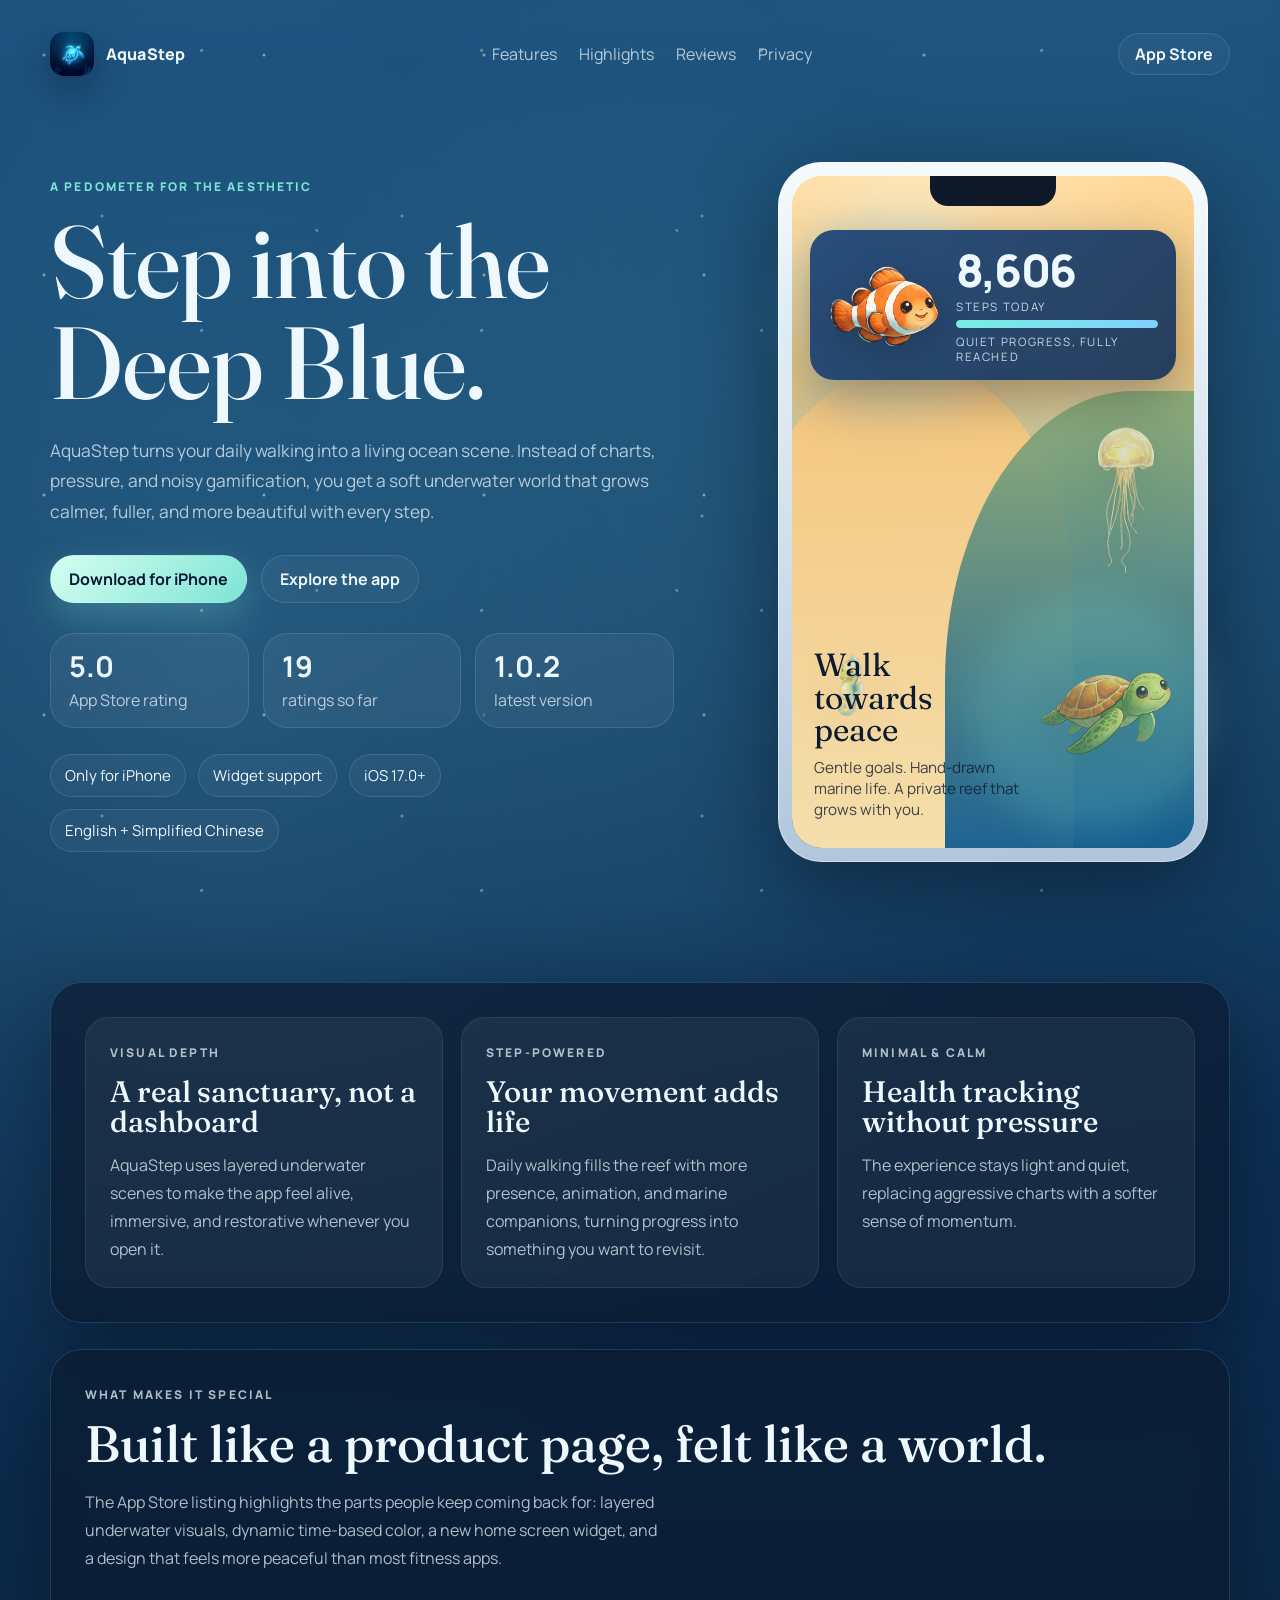
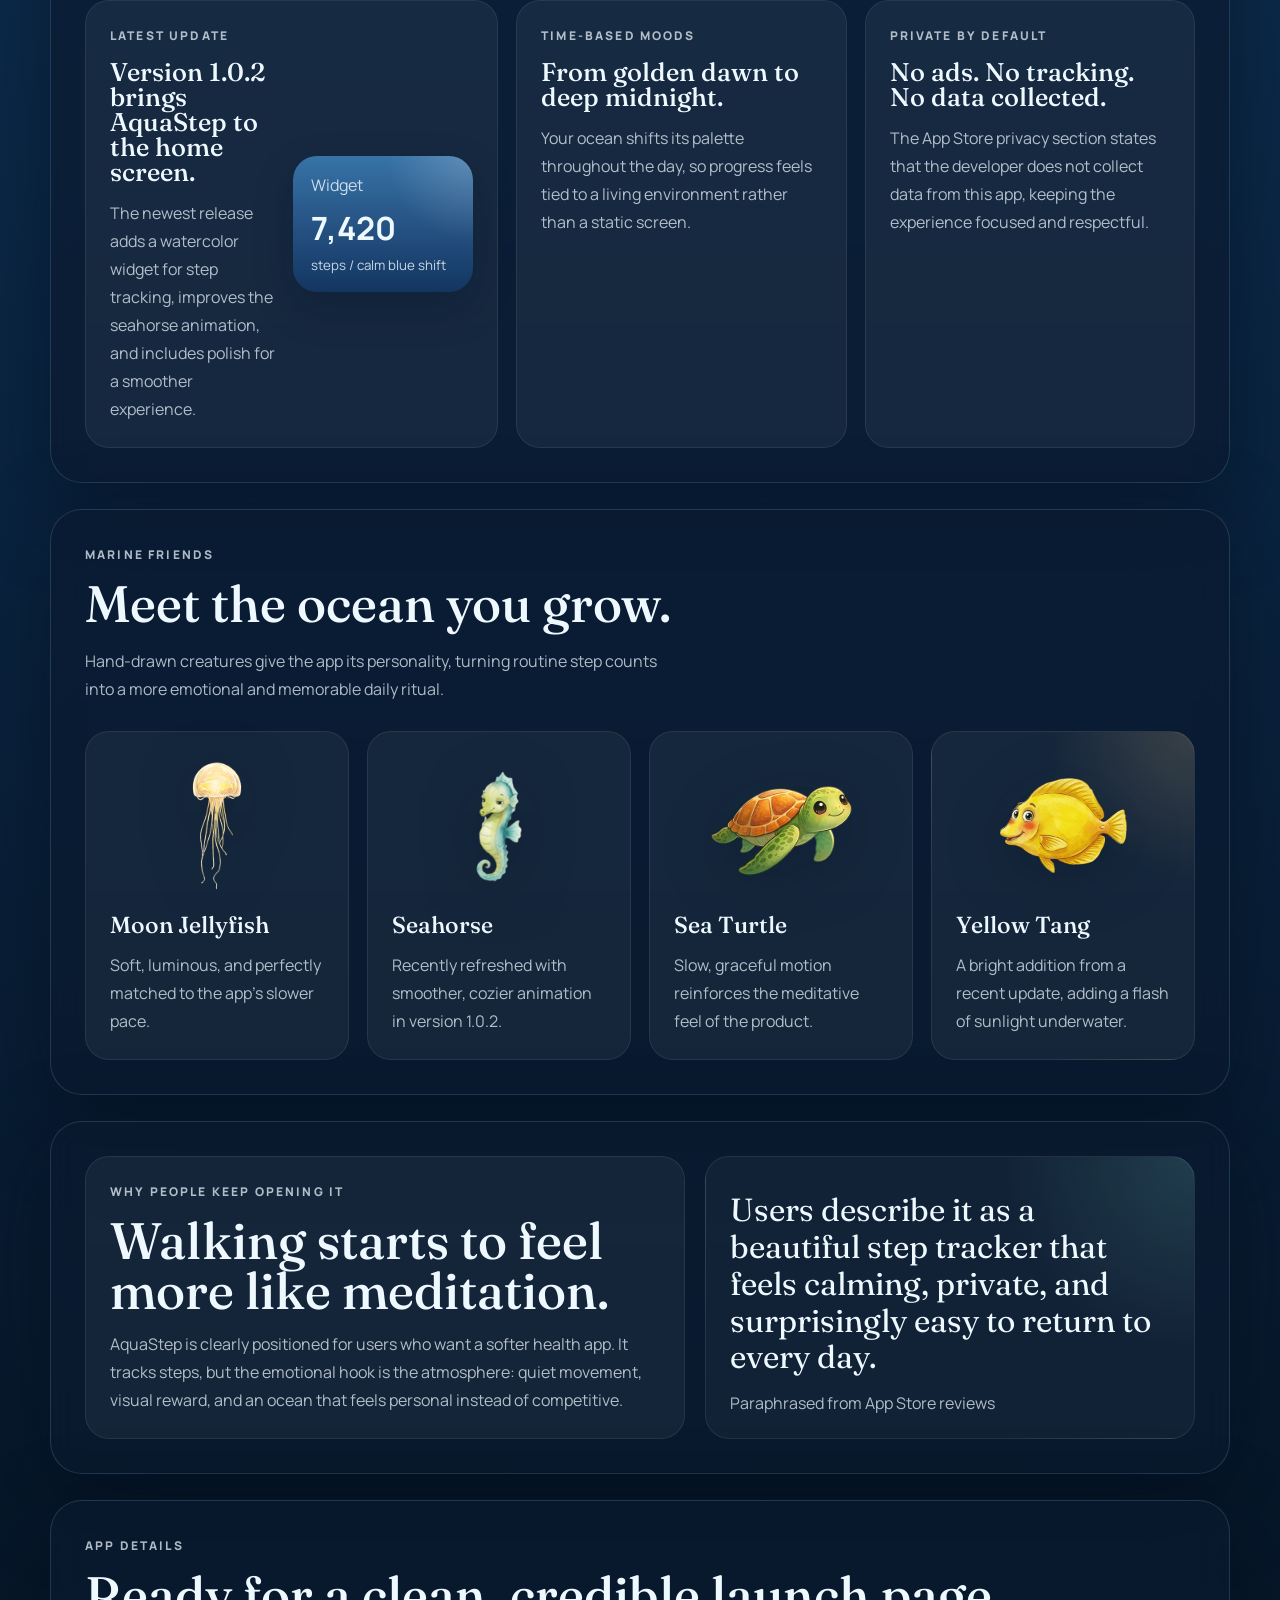
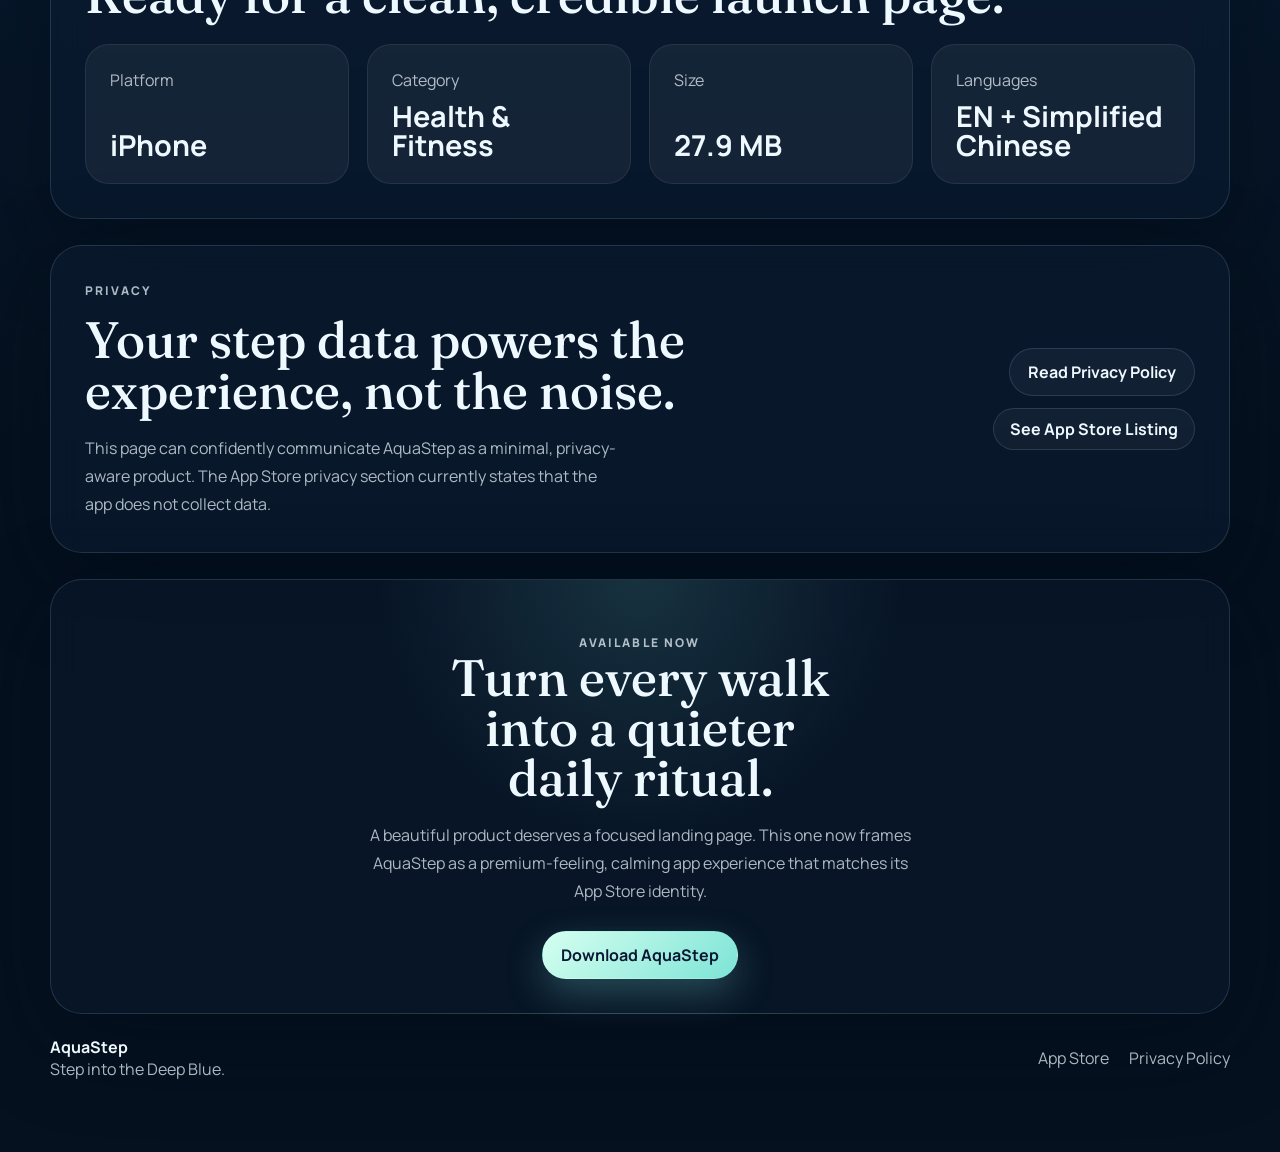
<file: index.html>
<!DOCTYPE html>
<html lang="en">
<head>
  <meta charset="UTF-8" />
  <meta name="viewport" content="width=device-width, initial-scale=1.0" />
  <meta
    name="description"
    content="AquaStep is a calm iPhone pedometer that turns daily walking into a hand-drawn underwater sanctuary."
  />
  <title>AquaStep | Step into the Deep Blue</title>
  <link rel="preconnect" href="https://fonts.googleapis.com" />
  <link rel="preconnect" href="https://fonts.gstatic.com" crossorigin />
  <link
    href="https://fonts.googleapis.com/css2?family=Fraunces:opsz,wght@9..144,400;9..144,500&family=Manrope:wght@400;500;600;700;800&display=swap"
    rel="stylesheet"
  />
  <link rel="stylesheet" href="./styles.css" />
</head>
<body>
  <div class="page-shell">
    <header class="topbar">
      <a class="brand" href="#hero" aria-label="AquaStep home">
        <img src="./app-icon.png" alt="AquaStep app icon" class="brand__icon" />
        <span>AquaStep</span>
      </a>

      <nav class="topbar__nav" aria-label="Primary">
        <a href="#features">Features</a>
        <a href="#highlights">Highlights</a>
        <a href="#reviews">Reviews</a>
        <a href="#privacy">Privacy</a>
      </nav>

      <a
        class="button button--ghost"
        href="https://apps.apple.com/us/app/aquastep/id6760325299"
        target="_blank"
        rel="noreferrer"
      >
        App Store
      </a>
    </header>

    <main>
      <section class="hero" id="hero">
        <div class="hero__copy">
          <p class="eyebrow">A Pedometer for the Aesthetic</p>
          <h1>Step into the Deep Blue.</h1>
          <p class="hero__lede">
            AquaStep turns your daily walking into a living ocean scene. Instead of charts,
            pressure, and noisy gamification, you get a soft underwater world that grows
            calmer, fuller, and more beautiful with every step.
          </p>

          <div class="hero__actions">
            <a
              class="button button--primary"
              href="https://apps.apple.com/us/app/aquastep/id6760325299"
              target="_blank"
              rel="noreferrer"
            >
              Download for iPhone
            </a>
            <a class="button button--secondary" href="#features">Explore the app</a>
          </div>

          <div class="hero__stats" aria-label="AquaStep quick facts">
            <article>
              <strong>5.0</strong>
              <span>App Store rating</span>
            </article>
            <article>
              <strong>19</strong>
              <span>ratings so far</span>
            </article>
            <article>
              <strong>1.0.2</strong>
              <span>latest version</span>
            </article>
          </div>

          <ul class="hero__meta" aria-label="Highlights">
            <li>Only for iPhone</li>
            <li>Widget support</li>
            <li>iOS 17.0+</li>
            <li>English + Simplified Chinese</li>
          </ul>
        </div>

        <div class="hero__visual" aria-hidden="true">
          <div class="phone">
            <div class="phone__frame"></div>
            <div class="phone__notch"></div>
            <div class="phone__screen">
              <div class="widget-card">
                <img src="./clownfish.png" alt="" class="widget-card__fish" />
                <div class="widget-card__stats">
                  <span class="widget-card__steps">8,606</span>
                  <span class="widget-card__label">steps today</span>
                  <div class="widget-card__bar">
                    <span></span>
                  </div>
                  <span class="widget-card__goal">quiet progress, fully reached</span>
                </div>
              </div>

              <div class="ocean-layers">
                <div class="ocean-layer ocean-layer--glow"></div>
                <div class="ocean-layer ocean-layer--sunrise"></div>
                <div class="ocean-layer ocean-layer--sand"></div>
                <div class="ocean-layer ocean-layer--reef"></div>
              </div>

              <img src="./jellyfish.png" alt="" class="floaty floaty--jellyfish" />
              <img src="./seahorse.png" alt="" class="floaty floaty--seahorse" />
              <img src="./sea-turtle.png" alt="" class="floaty floaty--turtle" />

              <div class="screen-copy">
                <p>Walk towards peace</p>
                <span>Gentle goals. Hand-drawn marine life. A private reef that grows with you.</span>
              </div>
            </div>
          </div>

          <div class="hero-glow hero-glow--one"></div>
          <div class="hero-glow hero-glow--two"></div>
        </div>
      </section>

      <section class="feature-strip" id="features">
        <article class="feature-card">
          <p class="feature-card__tag">Visual depth</p>
          <h2>A real sanctuary, not a dashboard</h2>
          <p>
            AquaStep uses layered underwater scenes to make the app feel alive, immersive,
            and restorative whenever you open it.
          </p>
        </article>
        <article class="feature-card">
          <p class="feature-card__tag">Step-powered</p>
          <h2>Your movement adds life</h2>
          <p>
            Daily walking fills the reef with more presence, animation, and marine companions,
            turning progress into something you want to revisit.
          </p>
        </article>
        <article class="feature-card">
          <p class="feature-card__tag">Minimal & calm</p>
          <h2>Health tracking without pressure</h2>
          <p>
            The experience stays light and quiet, replacing aggressive charts with a softer
            sense of momentum.
          </p>
        </article>
      </section>

      <section class="highlights" id="highlights">
        <div class="section-heading">
          <p class="eyebrow">What makes it special</p>
          <h2>Built like a product page, felt like a world.</h2>
          <p>
            The App Store listing highlights the parts people keep coming back for: layered
            underwater visuals, dynamic time-based color, a new home screen widget, and a
            design that feels more peaceful than most fitness apps.
          </p>
        </div>

        <div class="highlight-grid">
          <article class="highlight-card highlight-card--wide">
            <div>
              <p class="highlight-card__eyebrow">Latest update</p>
              <h3>Version 1.0.2 brings AquaStep to the home screen.</h3>
              <p>
                The newest release adds a watercolor widget for step tracking, improves the
                seahorse animation, and includes polish for a smoother experience.
              </p>
            </div>
            <div class="mini-widget" aria-hidden="true">
              <span>Widget</span>
              <strong>7,420</strong>
              <small>steps / calm blue shift</small>
            </div>
          </article>

          <article class="highlight-card">
            <p class="highlight-card__eyebrow">Time-based moods</p>
            <h3>From golden dawn to deep midnight.</h3>
            <p>
              Your ocean shifts its palette throughout the day, so progress feels tied to a
              living environment rather than a static screen.
            </p>
          </article>

          <article class="highlight-card">
            <p class="highlight-card__eyebrow">Private by default</p>
            <h3>No ads. No tracking. No data collected.</h3>
            <p>
              The App Store privacy section states that the developer does not collect data
              from this app, keeping the experience focused and respectful.
            </p>
          </article>
        </div>
      </section>

      <section class="creatures">
        <div class="section-heading">
          <p class="eyebrow">Marine friends</p>
          <h2>Meet the ocean you grow.</h2>
          <p>
            Hand-drawn creatures give the app its personality, turning routine step counts
            into a more emotional and memorable daily ritual.
          </p>
        </div>

        <div class="creature-grid">
          <article class="creature-card">
            <img src="./jellyfish.png" alt="Moon Jellyfish" />
            <h3>Moon Jellyfish</h3>
            <p>Soft, luminous, and perfectly matched to the app's slower pace.</p>
          </article>
          <article class="creature-card">
            <img src="./seahorse.png" alt="Seahorse" />
            <h3>Seahorse</h3>
            <p>Recently refreshed with smoother, cozier animation in version 1.0.2.</p>
          </article>
          <article class="creature-card">
            <img src="./sea-turtle.png" alt="Sea Turtle" />
            <h3>Sea Turtle</h3>
            <p>Slow, graceful motion reinforces the meditative feel of the product.</p>
          </article>
          <article class="creature-card creature-card--accent">
            <img src="./yellow-tang.png" alt="Yellow Tang" />
            <h3>Yellow Tang</h3>
            <p>A bright addition from a recent update, adding a flash of sunlight underwater.</p>
          </article>
        </div>
      </section>

      <section class="story" id="reviews">
        <div class="story__panel">
          <p class="eyebrow">Why people keep opening it</p>
          <h2>Walking starts to feel more like meditation.</h2>
          <p>
            AquaStep is clearly positioned for users who want a softer health app. It tracks
            steps, but the emotional hook is the atmosphere: quiet movement, visual reward,
            and an ocean that feels personal instead of competitive.
          </p>
        </div>

        <div class="story__quote">
          <p>
            Users describe it as a beautiful step tracker that feels calming, private, and
            surprisingly easy to return to every day.
          </p>
          <span>Paraphrased from App Store reviews</span>
        </div>
      </section>

      <section class="specs">
        <div class="section-heading">
          <p class="eyebrow">App details</p>
          <h2>Ready for a clean, credible launch page.</h2>
        </div>

        <div class="spec-grid">
          <article class="spec-card">
            <span>Platform</span>
            <strong>iPhone</strong>
          </article>
          <article class="spec-card">
            <span>Category</span>
            <strong>Health & Fitness</strong>
          </article>
          <article class="spec-card">
            <span>Size</span>
            <strong>27.9 MB</strong>
          </article>
          <article class="spec-card">
            <span>Languages</span>
            <strong>EN + Simplified Chinese</strong>
          </article>
        </div>
      </section>

      <section class="privacy" id="privacy">
        <div class="privacy__copy">
          <p class="eyebrow">Privacy</p>
          <h2>Your step data powers the experience, not the noise.</h2>
          <p>
            This page can confidently communicate AquaStep as a minimal, privacy-aware
            product. The App Store privacy section currently states that the app does not
            collect data.
          </p>
        </div>

        <div class="privacy__actions">
          <a
            class="button button--secondary"
            href="https://tianxin1.github.io/AquaStep-Privacy/Privacy.html"
            target="_blank"
            rel="noreferrer"
          >
            Read Privacy Policy
          </a>
          <a
            class="button button--ghost"
            href="https://apps.apple.com/us/app/aquastep/id6760325299"
            target="_blank"
            rel="noreferrer"
          >
            See App Store Listing
          </a>
        </div>
      </section>

      <section class="cta">
        <p class="eyebrow">Available now</p>
        <h2>Turn every walk into a quieter daily ritual.</h2>
        <p>
          A beautiful product deserves a focused landing page. This one now frames AquaStep
          as a premium-feeling, calming app experience that matches its App Store identity.
        </p>
        <a
          class="button button--primary"
          href="https://apps.apple.com/us/app/aquastep/id6760325299"
          target="_blank"
          rel="noreferrer"
        >
          Download AquaStep
        </a>
      </section>
    </main>

    <footer class="footer">
      <div>
        <strong>AquaStep</strong>
        <span>Step into the Deep Blue.</span>
      </div>
      <div class="footer__links">
        <a href="https://apps.apple.com/us/app/aquastep/id6760325299" target="_blank" rel="noreferrer">App Store</a>
        <a href="https://tianxin1.github.io/AquaStep-Privacy/Privacy.html" target="_blank" rel="noreferrer">Privacy Policy</a>
      </div>
    </footer>
  </div>
</body>
</html>
</file>
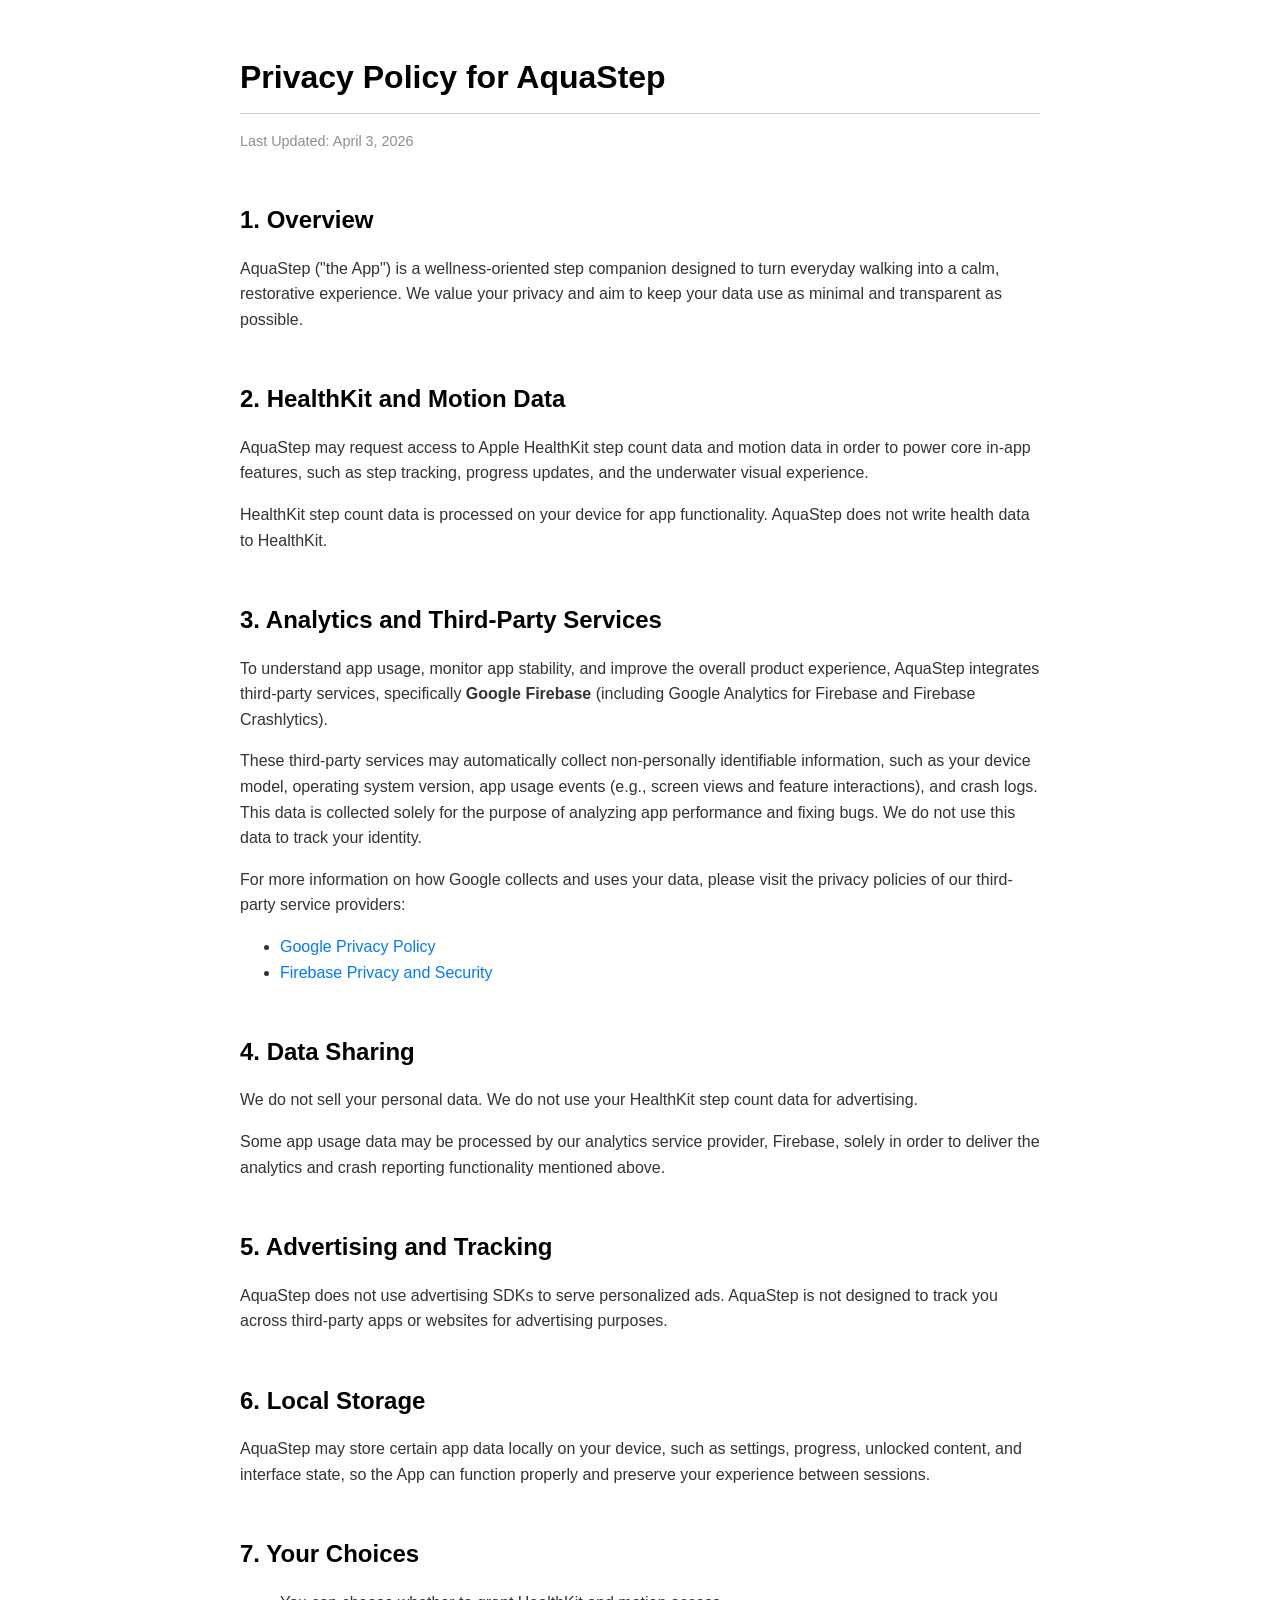
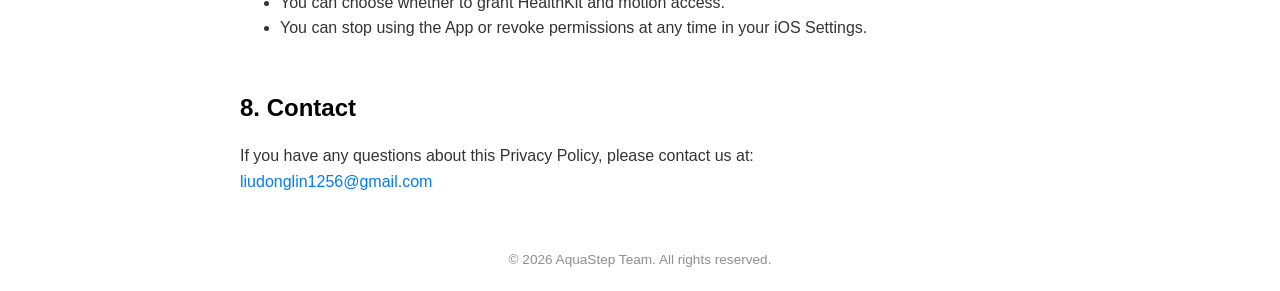
<file: Privacy.html>
<!DOCTYPE html>
<html lang="en">
<head>
    <meta charset="UTF-8">
    <meta name="viewport" content="width=device-width, initial-scale=1.0">
    <title>Privacy Policy - AquaStep</title>
    <style>
        :root {
            --bg-color: #ffffff;
            --text-color: #333333;
            --link-color: #007aff;
            --heading-color: #000000;
        }
        @media (prefers-color-scheme: dark) {
            :root {
                --bg-color: #1c1c1e;
                --text-color: #e5e5ea;
                --link-color: #0a84ff;
                --heading-color: #ffffff;
            }
        }
        body {
            font-family: -apple-system, BlinkMacSystemFont, "Segoe UI", Roboto, Helvetica, Arial, sans-serif;
            background-color: var(--bg-color);
            color: var(--text-color);
            line-height: 1.6;
            padding: 20px;
            max-width: 800px;
            margin: 0 auto;
        }
        h1, h2 {
            color: var(--heading-color);
            margin-top: 2em;
            margin-bottom: 0.5em;
        }
        h1 {
            font-size: 2em;
            margin-top: 1em;
            border-bottom: 1px solid #ccc;
            padding-bottom: 10px;
        }
        h2 {
            font-size: 1.5em;
        }
        p, ul {
            margin-bottom: 1em;
        }
        a {
            color: var(--link-color);
            text-decoration: none;
        }
        a:hover {
            text-decoration: underline;
        }
        .last-updated {
            color: #8e8e93;
            font-size: 0.9em;
            margin-bottom: 2em;
        }
        footer {
            margin-top: 4em;
            font-size: 0.85em;
            text-align: center;
            color: #8e8e93;
        }
    </style>
</head>
<body>

    <h1>Privacy Policy for AquaStep</h1>
    <div class="last-updated">Last Updated: April 3, 2026</div>

    <h2>1. Overview</h2>
    <p>AquaStep ("the App") is a wellness-oriented step companion designed to turn everyday walking into a calm, restorative experience. We value your privacy and aim to keep your data use as minimal and transparent as possible.</p>

    <h2>2. HealthKit and Motion Data</h2>
    <p>AquaStep may request access to Apple HealthKit step count data and motion data in order to power core in-app features, such as step tracking, progress updates, and the underwater visual experience.</p>
    <p>HealthKit step count data is processed on your device for app functionality. AquaStep does not write health data to HealthKit.</p>

    <h2>3. Analytics and Third-Party Services</h2>
    <p>To understand app usage, monitor app stability, and improve the overall product experience, AquaStep integrates third-party services, specifically <strong>Google Firebase</strong> (including Google Analytics for Firebase and Firebase Crashlytics).</p>
    <p>These third-party services may automatically collect non-personally identifiable information, such as your device model, operating system version, app usage events (e.g., screen views and feature interactions), and crash logs. This data is collected solely for the purpose of analyzing app performance and fixing bugs. We do not use this data to track your identity.</p>
    <p>For more information on how Google collects and uses your data, please visit the privacy policies of our third-party service providers:</p>
    <ul>
        <li><a href="https://policies.google.com/privacy" target="_blank" rel="noopener noreferrer">Google Privacy Policy</a></li>
        <li><a href="https://firebase.google.com/support/privacy" target="_blank" rel="noopener noreferrer">Firebase Privacy and Security</a></li>
    </ul>

    <h2>4. Data Sharing</h2>
    <p>We do not sell your personal data. We do not use your HealthKit step count data for advertising.</p>
    <p>Some app usage data may be processed by our analytics service provider, Firebase, solely in order to deliver the analytics and crash reporting functionality mentioned above.</p>

    <h2>5. Advertising and Tracking</h2>
    <p>AquaStep does not use advertising SDKs to serve personalized ads. AquaStep is not designed to track you across third-party apps or websites for advertising purposes.</p>

    <h2>6. Local Storage</h2>
    <p>AquaStep may store certain app data locally on your device, such as settings, progress, unlocked content, and interface state, so the App can function properly and preserve your experience between sessions.</p>

    <h2>7. Your Choices</h2>
    <ul>
        <li>You can choose whether to grant HealthKit and motion access.</li>
        <li>You can stop using the App or revoke permissions at any time in your iOS Settings.</li>
    </ul>

    <h2>8. Contact</h2>
    <p>If you have any questions about this Privacy Policy, please contact us at:<br>
    <a href="mailto:liudonglin1256@gmail.com">liudonglin1256@gmail.com</a></p>

    <footer>
        &copy; 2026 AquaStep Team. All rights reserved.
    </footer>

</body>
</html>
</file>
<file: styles.css>
:root {
  --bg-deep: #05111f;
  --bg-ocean: #0d2f53;
  --bg-top: #133f67;
  --panel: rgba(10, 27, 48, 0.7);
  --panel-strong: rgba(8, 22, 40, 0.88);
  --card: rgba(255, 255, 255, 0.05);
  --line: rgba(164, 217, 255, 0.16);
  --text: #eef8ff;
  --muted: rgba(238, 248, 255, 0.72);
  --accent: #7de4d6;
  --accent-strong: #d5fff0;
  --gold: #f4cb7e;
  --shadow: 0 26px 90px rgba(1, 10, 24, 0.48);
}

* {
  box-sizing: border-box;
}

html {
  scroll-behavior: smooth;
}

body {
  margin: 0;
  min-width: 320px;
  color: var(--text);
  font-family: "Manrope", "Segoe UI", sans-serif;
  background:
    radial-gradient(circle at 18% 15%, rgba(130, 237, 255, 0.16), transparent 22%),
    radial-gradient(circle at 80% 10%, rgba(125, 228, 214, 0.12), transparent 18%),
    linear-gradient(180deg, #184c79 0%, var(--bg-ocean) 28%, var(--bg-deep) 84%);
}

body::before {
  content: "";
  position: fixed;
  inset: 0;
  pointer-events: none;
  opacity: 0.45;
  background-image:
    radial-gradient(circle at 20% 25%, rgba(255, 255, 255, 0.95) 0 1px, transparent 2px),
    radial-gradient(circle at 72% 18%, rgba(255, 255, 255, 0.8) 0 1px, transparent 2px),
    radial-gradient(circle at 34% 72%, rgba(255, 255, 255, 0.75) 0 1px, transparent 2px),
    radial-gradient(circle at 88% 64%, rgba(255, 255, 255, 0.65) 0 1px, transparent 2px);
  background-size: 220px 220px, 280px 280px, 300px 300px, 360px 360px;
}

body::after {
  content: "";
  position: fixed;
  inset: 0;
  pointer-events: none;
  opacity: 0.2;
  background:
    linear-gradient(180deg, rgba(255, 255, 255, 0.08), transparent 12%, transparent 88%, rgba(255, 255, 255, 0.04)),
    repeating-linear-gradient(
      180deg,
      rgba(255, 255, 255, 0.02) 0,
      rgba(255, 255, 255, 0.02) 1px,
      transparent 1px,
      transparent 80px
    );
}

.page-shell {
  position: relative;
  z-index: 1;
  width: min(1180px, calc(100% - 32px));
  margin: 0 auto;
  padding: 24px 0 72px;
}

.topbar,
.hero,
.feature-strip,
.highlights,
.creatures,
.story,
.specs,
.privacy,
.cta,
.footer {
  position: relative;
}

.topbar {
  display: flex;
  align-items: center;
  justify-content: space-between;
  gap: 20px;
  padding: 8px 0 26px;
}

.brand {
  display: inline-flex;
  align-items: center;
  gap: 12px;
  color: var(--text);
  text-decoration: none;
  font-weight: 800;
  letter-spacing: 0.01em;
}

.brand__icon {
  width: 44px;
  height: 44px;
  border-radius: 14px;
  box-shadow: 0 14px 34px rgba(3, 14, 36, 0.32);
}

.topbar__nav {
  display: inline-flex;
  gap: 22px;
}

.topbar__nav a,
.footer__links a {
  color: var(--muted);
  text-decoration: none;
}

.topbar__nav a:hover,
.footer__links a:hover {
  color: var(--text);
}

.button {
  display: inline-flex;
  align-items: center;
  justify-content: center;
  min-height: 48px;
  padding: 0 18px;
  border-radius: 999px;
  border: 1px solid transparent;
  font-weight: 700;
  text-decoration: none;
  transition: transform 180ms ease, border-color 180ms ease, background 180ms ease, box-shadow 180ms ease;
}

.button:hover {
  transform: translateY(-1px);
}

.button--primary {
  color: #0b1834;
  background: linear-gradient(135deg, var(--accent-strong), var(--accent));
  box-shadow: 0 14px 38px rgba(125, 228, 214, 0.28);
}

.button--secondary,
.button--ghost {
  color: var(--text);
  border-color: var(--line);
  background: rgba(255, 255, 255, 0.04);
}

.button--ghost {
  min-height: 42px;
  padding: 0 16px;
}

.hero {
  display: grid;
  grid-template-columns: minmax(0, 1.05fr) minmax(340px, 500px);
  gap: 56px;
  align-items: center;
  padding: 42px 0 72px;
}

.eyebrow,
.feature-card__tag,
.highlight-card__eyebrow {
  margin: 0 0 14px;
  color: var(--accent);
  letter-spacing: 0.18em;
  text-transform: uppercase;
  font-size: 0.75rem;
  font-weight: 800;
}

h1,
h2,
h3 {
  margin: 0;
  font-family: "Fraunces", Georgia, serif;
  font-weight: 500;
  line-height: 0.98;
}

h1 {
  max-width: 9ch;
  font-size: clamp(3.9rem, 8.2vw, 6.4rem);
}

h2 {
  font-size: clamp(2.1rem, 4vw, 3.4rem);
}

h3 {
  font-size: 1.6rem;
}

p {
  margin: 0;
  line-height: 1.75;
}

.hero__lede,
.section-heading p,
.feature-card p,
.highlight-card p,
.story__panel p,
.story__quote span,
.privacy__copy p,
.cta p,
.creature-card p,
.spec-card span {
  color: var(--muted);
}

.hero__lede {
  max-width: 58ch;
  margin-top: 24px;
  font-size: 1.08rem;
}

.hero__actions {
  display: flex;
  flex-wrap: wrap;
  gap: 14px;
  margin-top: 28px;
}

.hero__stats {
  display: grid;
  grid-template-columns: repeat(3, minmax(0, 1fr));
  gap: 14px;
  margin-top: 30px;
}

.hero__stats article {
  padding: 18px 18px 16px;
  border-radius: 24px;
  border: 1px solid var(--line);
  background: rgba(255, 255, 255, 0.05);
  backdrop-filter: blur(14px);
}

.hero__stats strong,
.spec-card strong {
  display: block;
  font-size: 1.8rem;
  line-height: 1;
}

.hero__stats span {
  display: inline-block;
  margin-top: 8px;
  color: var(--muted);
}

.hero__meta {
  display: flex;
  flex-wrap: wrap;
  gap: 12px;
  padding: 0;
  margin: 26px 0 0;
  list-style: none;
}

.hero__meta li {
  padding: 10px 14px;
  border: 1px solid var(--line);
  border-radius: 999px;
  background: rgba(255, 255, 255, 0.04);
  color: var(--text);
  font-size: 0.94rem;
}

.hero__visual {
  position: relative;
  min-height: 740px;
}

.hero-glow {
  position: absolute;
  border-radius: 50%;
  filter: blur(18px);
}

.hero-glow--one {
  inset: 8% auto auto 10%;
  width: 220px;
  height: 220px;
  background: rgba(124, 221, 255, 0.14);
}

.hero-glow--two {
  inset: auto 4% 7% auto;
  width: 240px;
  height: 240px;
  background: rgba(125, 228, 214, 0.18);
}

.phone {
  position: absolute;
  inset: 18px 22px 22px auto;
  width: min(430px, 100%);
  aspect-ratio: 0.49;
  padding: 14px;
  border-radius: 44px;
  background: linear-gradient(180deg, rgba(250, 254, 255, 0.98), rgba(204, 221, 240, 0.85));
  box-shadow: var(--shadow);
}

.phone__frame {
  position: absolute;
  inset: 0;
  border-radius: inherit;
  border: 1px solid rgba(255, 255, 255, 0.42);
}

.phone__notch {
  position: absolute;
  top: 14px;
  left: 50%;
  width: 126px;
  height: 30px;
  transform: translateX(-50%);
  border-radius: 0 0 18px 18px;
  background: #0f1828;
  z-index: 3;
}

.phone__screen {
  position: relative;
  height: 100%;
  overflow: hidden;
  border-radius: 30px;
  background: linear-gradient(180deg, #ffd58f 0%, #efc06f 26%, #8ec9df 58%, #115180 100%);
}

.widget-card {
  position: absolute;
  top: 54px;
  left: 18px;
  right: 18px;
  display: grid;
  grid-template-columns: 112px 1fr;
  align-items: center;
  gap: 16px;
  padding: 18px 18px 16px;
  border-radius: 24px;
  background: linear-gradient(135deg, rgba(33, 72, 120, 0.96), rgba(17, 48, 89, 0.9));
  box-shadow: 0 16px 50px rgba(10, 21, 44, 0.35);
  z-index: 2;
}

.widget-card__fish {
  width: 110px;
  justify-self: center;
  filter: drop-shadow(0 8px 16px rgba(0, 0, 0, 0.18));
  animation: drift 7s ease-in-out infinite;
}

.widget-card__stats {
  display: grid;
  gap: 6px;
}

.widget-card__steps {
  font-size: clamp(2rem, 4vw, 2.8rem);
  line-height: 1;
  font-weight: 800;
  letter-spacing: -0.04em;
}

.widget-card__label,
.widget-card__goal {
  text-transform: uppercase;
  letter-spacing: 0.14em;
  font-size: 0.72rem;
  color: rgba(239, 247, 255, 0.82);
}

.widget-card__bar {
  width: 100%;
  height: 8px;
  overflow: hidden;
  border-radius: 999px;
  background: rgba(255, 255, 255, 0.1);
}

.widget-card__bar span {
  display: block;
  width: 100%;
  height: 100%;
  border-radius: inherit;
  background: linear-gradient(90deg, #79efe1, #7fd0ff);
}

.ocean-layers {
  position: absolute;
  inset: 0;
}

.ocean-layer {
  position: absolute;
}

.ocean-layer--glow {
  inset: 0;
  background:
    radial-gradient(circle at 22% 18%, rgba(255, 255, 255, 0.28), transparent 18%),
    radial-gradient(circle at 76% 22%, rgba(255, 255, 255, 0.16), transparent 22%);
}

.ocean-layer--sunrise {
  inset: 0;
  background:
    linear-gradient(180deg, rgba(255, 255, 255, 0.1), transparent 42%),
    radial-gradient(circle at 30% 0%, rgba(255, 236, 196, 0.62), transparent 32%);
}

.ocean-layer--sand {
  left: -16%;
  bottom: -2%;
  width: 86%;
  height: 74%;
  border-radius: 54% 46% 0 0;
  background: linear-gradient(180deg, #f4c57c, #f4dfad);
}

.ocean-layer--reef {
  right: -16%;
  bottom: -4%;
  width: 78%;
  height: 72%;
  border-radius: 60% 0 0 0;
  background: linear-gradient(180deg, rgba(138, 171, 118, 0.92), rgba(15, 90, 146, 0.96));
}

.floaty {
  position: absolute;
  filter: drop-shadow(0 14px 28px rgba(9, 25, 51, 0.16));
}

.floaty--jellyfish {
  right: 26px;
  top: 244px;
  width: 84px;
  opacity: 0.72;
  animation: drift 10s ease-in-out infinite;
}

.floaty--seahorse {
  left: 20px;
  bottom: 124px;
  width: 78px;
  opacity: 0.7;
  animation: drift 8.4s ease-in-out infinite 1.1s;
}

.floaty--turtle {
  right: 14px;
  bottom: 80px;
  width: 148px;
  opacity: 0.84;
  animation: drift 11s ease-in-out infinite 0.6s;
}

.screen-copy {
  position: absolute;
  left: 22px;
  right: 22px;
  bottom: 28px;
  z-index: 2;
}

.screen-copy p {
  font-family: "Fraunces", Georgia, serif;
  font-size: 2rem;
  line-height: 1.02;
  max-width: 7ch;
  color: #0c1b30;
}

.screen-copy span {
  display: block;
  max-width: 25ch;
  margin-top: 10px;
  color: rgba(11, 23, 43, 0.78);
  font-size: 0.95rem;
}

.feature-strip,
.highlights,
.creatures,
.story,
.specs,
.privacy,
.cta {
  margin-top: 26px;
  padding: 34px;
  border: 1px solid var(--line);
  border-radius: 32px;
  background: var(--panel);
  backdrop-filter: blur(14px);
  box-shadow: var(--shadow);
}

.feature-strip,
.highlight-grid,
.creature-grid,
.spec-grid {
  display: grid;
  gap: 18px;
}

.feature-strip {
  grid-template-columns: repeat(3, minmax(0, 1fr));
}

.feature-card,
.highlight-card,
.story__panel,
.story__quote,
.creature-card,
.spec-card {
  padding: 24px;
  border-radius: 24px;
  border: 1px solid rgba(255, 255, 255, 0.08);
  background: var(--card);
}

.feature-card h2 {
  font-size: 1.85rem;
  line-height: 1.02;
}

.feature-card p:last-child,
.highlight-card p:last-child,
.creature-card p,
.story__panel p:last-child {
  margin-top: 14px;
}

.section-heading p:last-child {
  max-width: 58ch;
  margin-top: 18px;
}

.highlight-grid {
  margin-top: 28px;
  grid-template-columns: 1.25fr 1fr 1fr;
}

.highlight-card--wide {
  display: grid;
  grid-template-columns: minmax(0, 1.1fr) 180px;
  align-items: center;
  gap: 18px;
}

.mini-widget {
  padding: 18px;
  border-radius: 24px;
  background:
    radial-gradient(circle at top right, rgba(255, 255, 255, 0.2), transparent 38%),
    linear-gradient(180deg, rgba(59, 122, 177, 0.92), rgba(20, 55, 98, 0.96));
  text-align: left;
  box-shadow: 0 16px 40px rgba(3, 14, 36, 0.24);
}

.mini-widget span,
.mini-widget small {
  display: block;
  color: rgba(238, 248, 255, 0.82);
}

.mini-widget strong {
  display: block;
  margin: 10px 0 6px;
  font-size: 2rem;
}

.creature-grid {
  margin-top: 28px;
  grid-template-columns: repeat(4, minmax(0, 1fr));
}

.creature-card img {
  width: 100%;
  max-width: 160px;
  height: 140px;
  object-fit: contain;
  display: block;
  margin: 0 auto 18px;
  filter: drop-shadow(0 12px 28px rgba(2, 12, 32, 0.26));
}

.creature-card h3 {
  font-size: 1.45rem;
}

.creature-card--accent {
  background:
    radial-gradient(circle at top right, rgba(244, 203, 126, 0.16), transparent 35%),
    rgba(255, 255, 255, 0.05);
}

.story {
  display: grid;
  grid-template-columns: 1.1fr 0.9fr;
  gap: 20px;
  align-items: stretch;
}

.story__quote {
  display: grid;
  align-content: end;
  background:
    radial-gradient(circle at top right, rgba(125, 228, 214, 0.14), transparent 34%),
    rgba(255, 255, 255, 0.04);
}

.story__quote p {
  font-family: "Fraunces", Georgia, serif;
  font-size: 2rem;
  line-height: 1.15;
}

.story__quote span {
  display: inline-block;
  margin-top: 16px;
}

.spec-grid {
  margin-top: 24px;
  grid-template-columns: repeat(4, minmax(0, 1fr));
}

.spec-card {
  min-height: 140px;
  display: grid;
  align-content: space-between;
}

.privacy {
  display: flex;
  align-items: center;
  justify-content: space-between;
  gap: 24px;
}

.privacy__copy p:last-child {
  max-width: 54ch;
  margin-top: 18px;
}

.privacy__actions {
  display: flex;
  flex-wrap: wrap;
  justify-content: flex-end;
  gap: 12px;
}

.cta {
  text-align: center;
  background:
    radial-gradient(circle at top center, rgba(125, 228, 214, 0.14), transparent 36%),
    var(--panel-strong);
}

.cta h2 {
  max-width: 12ch;
  margin: 0 auto;
}

.cta p {
  max-width: 56ch;
  margin: 18px auto 0;
}

.cta .button {
  margin-top: 26px;
}

.footer {
  display: flex;
  align-items: center;
  justify-content: space-between;
  gap: 24px;
  padding: 22px 0 0;
  color: var(--muted);
}

.footer strong {
  display: block;
  color: var(--text);
}

.footer__links {
  display: inline-flex;
  gap: 20px;
}

@keyframes drift {
  0%,
  100% {
    transform: translateY(0);
  }
  50% {
    transform: translateY(-10px);
  }
}

@media (max-width: 1080px) {
  .hero {
    grid-template-columns: 1fr;
  }

  .hero__visual {
    min-height: 660px;
  }

  .phone {
    position: relative;
    inset: auto;
    margin: 0 auto;
  }

  .feature-strip,
  .highlight-grid,
  .creature-grid,
  .spec-grid,
  .story {
    grid-template-columns: 1fr;
  }

  .highlight-card--wide {
    grid-template-columns: 1fr;
  }

  .privacy {
    flex-direction: column;
    align-items: flex-start;
  }

  .privacy__actions {
    justify-content: flex-start;
  }
}

@media (max-width: 760px) {
  .page-shell {
    width: min(100% - 24px, 100%);
  }

  .topbar {
    flex-wrap: wrap;
  }

  .topbar__nav {
    order: 3;
    width: 100%;
    justify-content: space-between;
    gap: 12px;
    flex-wrap: wrap;
  }

  .hero__stats {
    grid-template-columns: 1fr;
  }

  .feature-strip,
  .highlights,
  .creatures,
  .story,
  .specs,
  .privacy,
  .cta {
    padding: 24px;
    border-radius: 26px;
  }

  .phone {
    width: min(100%, 360px);
    border-radius: 36px;
    padding: 12px;
  }

  .phone__screen {
    border-radius: 24px;
  }

  .widget-card {
    grid-template-columns: 80px 1fr;
    gap: 12px;
    padding: 16px;
    border-radius: 20px;
  }

  .widget-card__fish {
    width: 82px;
  }

  .screen-copy p {
    font-size: 1.65rem;
  }

  .hero__meta {
    flex-direction: column;
  }

  .footer {
    flex-direction: column;
    align-items: flex-start;
  }
}
</file>
